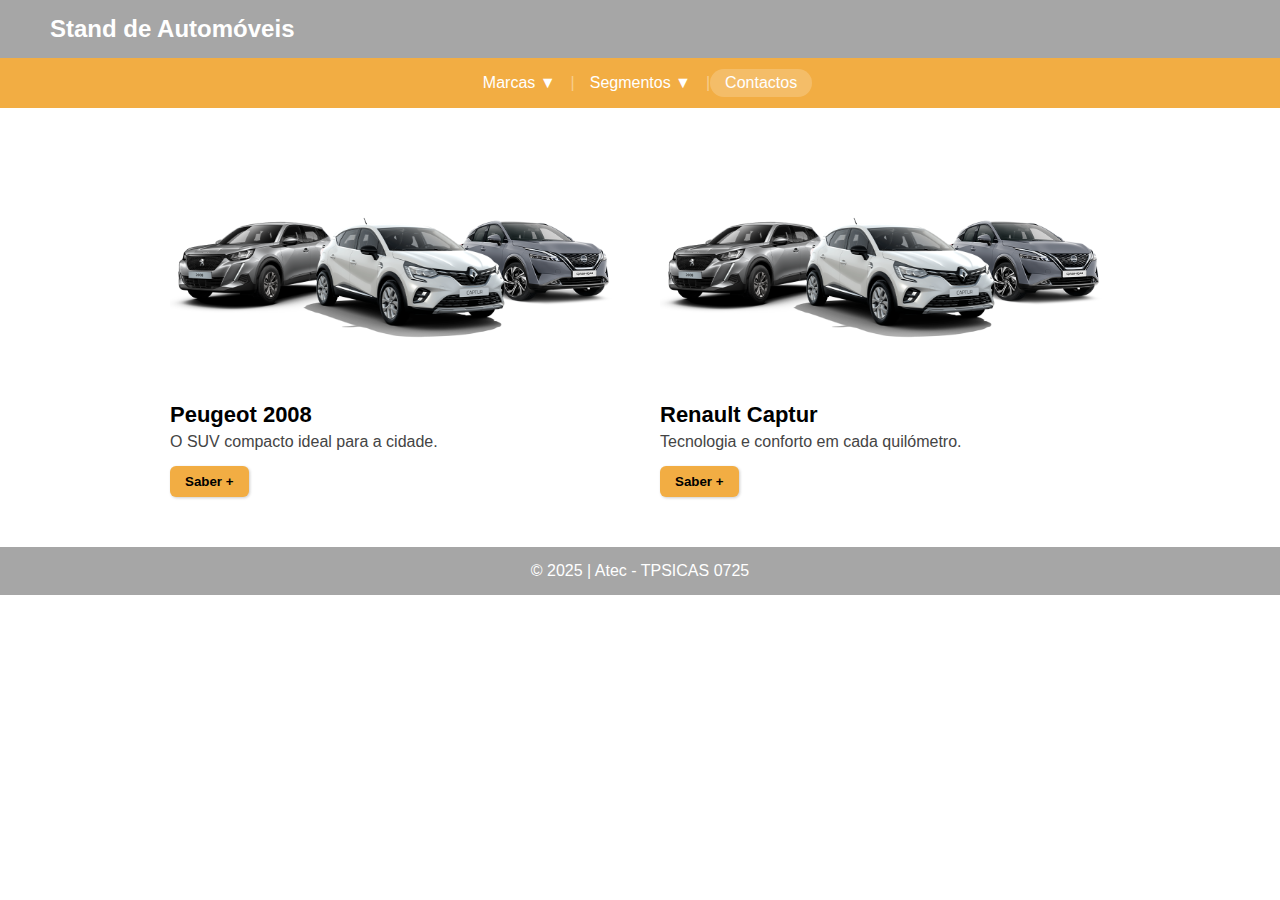
<file: Exercício 03/index.html>
<!DOCTYPE html>
<html lang="pt">
<head>
    <meta charset="UTF-8">
    <meta name="viewport" content="width=device-width, initial-scale=1.0">
    <title>Stand de Automóveis</title>
    <link rel="stylesheet" href="css/style.css">
</head>
<body>

    <header class="top-header">
        <div class="logo">Stand de Automóveis</div>
    </header>

    <nav class="main-nav">
        <ul class="nav-links">
            <li class="dropdown">
                <a href="#">Marcas ▼</a>
                <ul class="dropdown-content">
                    <li><a href="#">Peugeot</a></li>
                    <li><a href="#">Renault</a></li>
                    <li><a href="#">Nissan</a></li>
                </ul>
            </li>

            <li class="sep">|</li>

            <li class="dropdown">
                <a href="#">Segmentos ▼</a>
                <ul class="dropdown-content">
                    <li><a href="#">SUVs</a></li>
                    <li><a href="#">Citadinos</a></li>
                    <li><a href="#">Elétricos</a></li>
                </ul>
            </li>

            <li class="sep">|</li>

            <li><a href="#" class="btn-contacto">Contactos</a></li>
        </ul>
    </nav>

    <main class="container">
        <section class="card-grid">
            
            <article class="card">
                <img src="img/carros.png" alt="Veículo 1">
                <div class="card-content">
                    <h2>Peugeot 2008</h2>
                    <p>O SUV compacto ideal para a cidade.</p>
                    <button class="btn-saber">Saber +</button>
                </div>
            </article>

            <article class="card">
                <img src="img/carros.png" alt="Veículo 2">
                <div class="card-content">
                    <h2>Renault Captur</h2>
                    <p>Tecnologia e conforto em cada quilómetro.</p>
                    <button class="btn-saber">Saber +</button>
                </div>
            </article>

        </section>
    </main>

    <footer class="main-footer">
        <p>© 2025 | Atec - TPSICAS 0725</p>
    </footer>

</body>
</html>
</file>
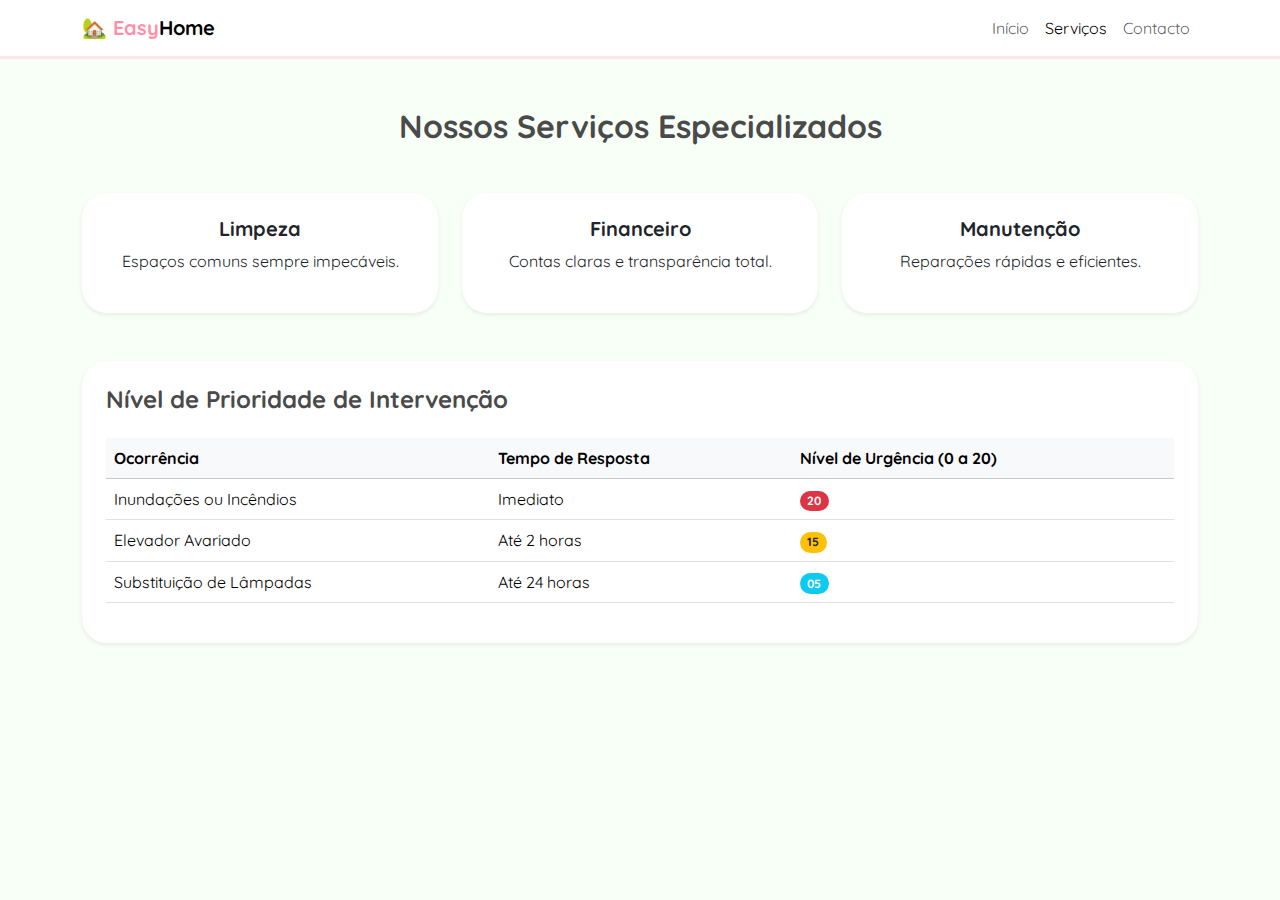
<file: Exercício 02/servicos.html>
<!DOCTYPE html>
<html lang="pt">
<head>
    <meta charset="UTF-8">
    <meta name="viewport" content="width=device-width, initial-scale=1.0">
    <title>EasyHome | Serviços</title>
    <link href="https://cdn.jsdelivr.net/npm/bootstrap@5.3.0/dist/css/bootstrap.min.css" rel="stylesheet">
    <link rel="stylesheet" href="css/style.css">
</head>
<body>

    <nav class="navbar navbar-expand-lg sticky-top">
        <div class="container">
            <a class="navbar-brand fw-bold" href="index.html">🏡 <span style="color: #ff8fab;">Easy</span>Home</a>
            <div class="navbar-nav ms-auto">
                <a class="nav-link" href="index.html">Início</a>
                <a class="nav-link active" href="servicos.html">Serviços</a>
                <a class="nav-link" href="contacto.html">Contacto</a>
            </div>
        </div>
    </nav>

    <main class="container my-5">
        <h2 class="text-center fw-bold mb-5">Nossos Serviços Especializados</h2>
        
        <div class="row g-4 mb-5">
            <div class="col-md-4">
                <div class="card h-100 shadow-sm rounded-fofo p-4 text-center">
                    <h3 class="h5 fw-bold">Limpeza</h3>
                    <p>Espaços comuns sempre impecáveis.</p>
                </div>
            </div>
            <div class="col-md-4">
                <div class="card h-100 shadow-sm rounded-fofo p-4 text-center">
                    <h3 class="h5 fw-bold">Financeiro</h3>
                    <p>Contas claras e transparência total.</p>
                </div>
            </div>
            <div class="col-md-4">
                <div class="card h-100 shadow-sm rounded-fofo p-4 text-center">
                    <h3 class="h5 fw-bold">Manutenção</h3>
                    <p>Reparações rápidas e eficientes.</p>
                </div>
            </div>
        </div>

        <section class="mt-5 p-4 bg-white rounded-fofo shadow-sm">
        <h4 class="fw-bold mb-4">Nível de Prioridade de Intervenção</h4>
        <table class="table table-hover">
            <thead class="table-light">
                <tr>
                    <th>Ocorrência</th>
                    <th>Tempo de Resposta</th>
                    <th>Nível de Urgência (0 a 20)</th>
                </tr>
            </thead>
            <tbody>
                <tr>
                    <td>Inundações ou Incêndios</td>
                    <td>Imediato</td>
                    <td><span class="badge bg-danger rounded-pill">20</span></td>
                </tr>
                <tr>
                    <td>Elevador Avariado</td>
                    <td>Até 2 horas</td>
                    <td><span class="badge bg-warning text-dark rounded-pill">15</span></td>
                </tr>
                <tr>
                    <td>Substituição de Lâmpadas</td>
                    <td>Até 24 horas</td>
                    <td><span class="badge bg-info rounded-pill">05</span></td>
                </tr>
                    </tbody>
                </table>
            </div>
        </section>
    </main>

    <script src="https://cdn.jsdelivr.net/npm/bootstrap@5.3.0/dist/js/bootstrap.bundle.min.js"></script>
</body>
</html>
</file>
<file: Exercício 03/css/style.css>
* {
    margin: 0;
    padding: 0;
    box-sizing: border-box;
    font-family: 'Segoe UI', Arial, sans-serif;
}

body {
    background-color: #fff;
    min-height: 100vh;
}

.top-header {
    background-color: #a6a6a6;
    color: white;
    padding: 15px 50px;
    display: flex;
    justify-content: space-between;
    align-items: center;
}

.logo { font-size: 24px; font-weight: bold; }

.main-nav {
    background-color: #f2ad43;
    position: relative;
    z-index: 1000;
}

.nav-links {
    display: flex;
    justify-content: center;
    align-items: center;
    list-style: none;
    height: 50px;
}

.nav-links > li {
    position: relative;
    height: 100%;
    display: flex;
    align-items: center;
}

.nav-links a {
    text-decoration: none;
    color: white;
    padding: 0 15px;
    font-weight: 500;
}

.sep { color: rgba(255, 255, 255, 0.4); }


.dropdown-content {
    display: none; 
    position: absolute;
    top: 50px; 
    left: 0;
    background-color: #f2ad43;
    min-width: 160px;
    box-shadow: 0px 8px 16px rgba(0,0,0,0.2);
    list-style: none;
    padding: 0;
}

.dropdown:hover .dropdown-content {
    display: block;
}

.dropdown-content li {
    width: 100%;
}

.dropdown-content li a {
    display: block;
    padding: 12px 20px;
    border-bottom: 1px solid rgba(255,255,255,0.1);
}

.dropdown-content li a:hover {
    background-color: #e69a2e;
}

.btn-contacto {
    background-color: rgba(255,255,255,0.2);
    padding: 5px 15px !important;
    border-radius: 20px;
}

.container {
    max-width: 1100px;
    margin: 50px auto;
    padding: 0 20px;
}

.card-grid {
    display: flex;
    gap: 40px;
    justify-content: center;
    flex-wrap: wrap;
}

.card {
    flex: 1;
    min-width: 300px;
    max-width: 450px;
}

.card img {
    width: 100%;
    height: auto;
}

.card-content h2 { margin-top: 15px; font-size: 22px; }
.card-content p { color: #444; margin: 5px 0 15px 0; }

.btn-saber {
    background-color: #f2ad43;
    border: none;
    padding: 8px 15px;
    border-radius: 6px;
    font-weight: bold;
    cursor: pointer;
    box-shadow: 1px 1px 3px rgba(0,0,0,0.2);
}

.main-footer {
    background-color: #a6a6a6;
    color: white;
    text-align: center;
    padding: 15px 0;
    margin-top: 50px;
}
</file>
<file: Exercício 02/css/style.css>
@import url('https://fonts.googleapis.com/css2?family=Quicksand:wght@400;600;700&display=swap');

body {
    font-family: 'Quicksand', sans-serif;
    background-color: #f7fff7; 
    color: #4a4a4a;
}


.rounded-fofo {
    border-radius: 25px !important;
}

.navbar {
    background-color: #ffffff;
    border-bottom: 3px solid #ffe5ec;
}

.btn-primary {
    background-color: #ff8fab !important;
    border: none;
    border-radius: 50px;
    padding: 10px 25px;
    font-weight: bold;
    transition: transform 0.2s;
}

.btn-primary:hover {
    transform: scale(1.05);
    background-color: #fb6f92 !important;
}

.card {
    border: none;
    transition: 0.3s;
}

.card:hover {
    transform: translateY(-5px);
}

#satisfacao {
    appearance: none;
    height: 10px;
    background: linear-gradient(to right, #ff4d4d, #ffcc00, #4dff88); 
    border-radius: 10px;
    outline: none;
    opacity: 0.9;
    transition: opacity .2s;
    margin-top: 10px;
}

#satisfacao::-webkit-slider-thumb {
    appearance: none;
    width: 20px;
    height: 20px;
    background: #ffffff;
    border: 3px solid #ff8fab; 
    border-radius: 50%;
    cursor: pointer;
    box-shadow: 0 2px 5px rgba(0,0,0,0.1);
}
</file>
